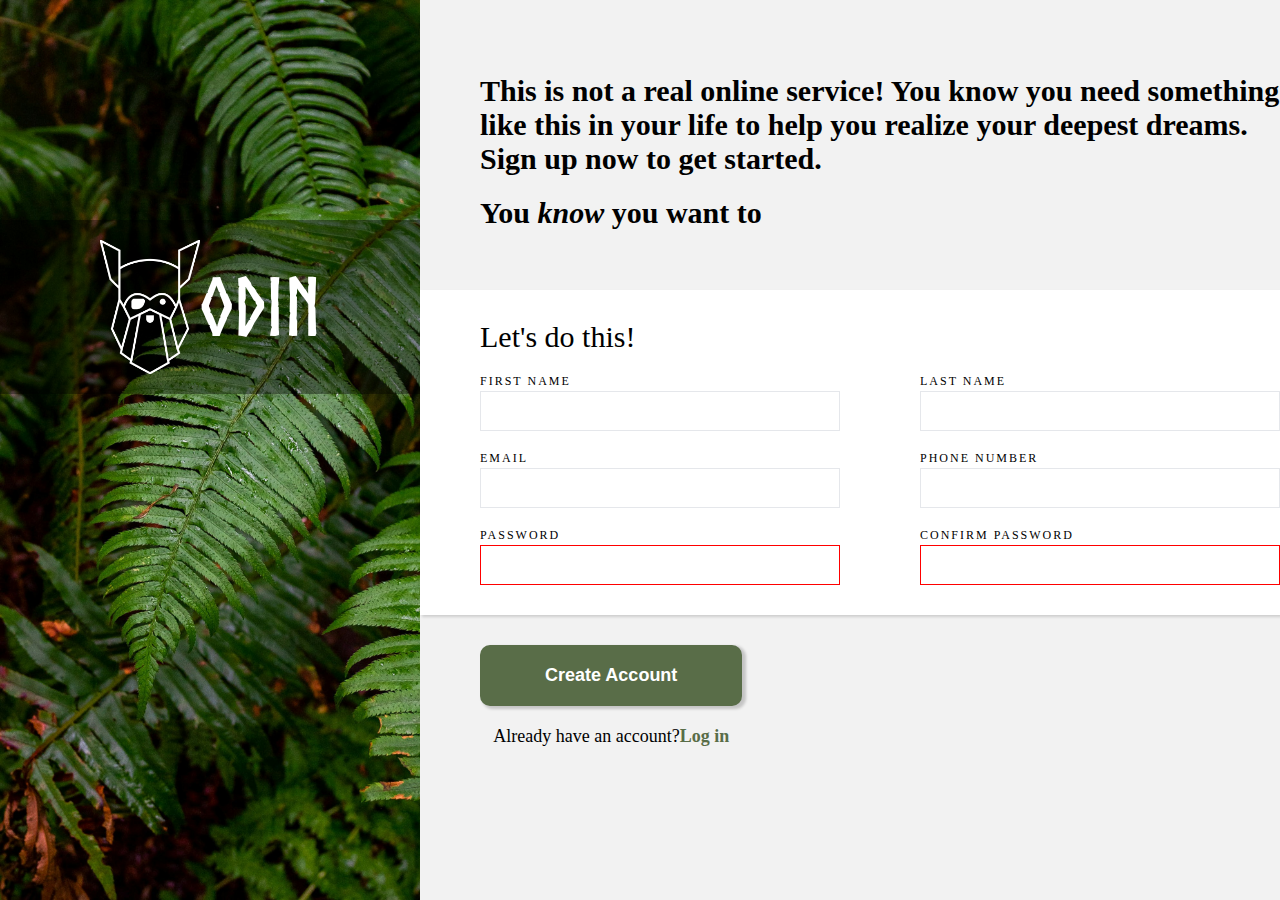
<file: index.html>
<!DOCTYPE html>
<html lang="en">
<head>
    <meta charset="UTF-8">
    <meta name="viewport" content="width=device-width, initial-scale=1.0">
    <title>Document</title>
    <link rel="stylesheet" href="./form.css">
</head>
<body>
    <main class="container">
        <aside class="sidebar">
            <div class="sidebar__logo">
                <img src="./src/odin-lined.png" alt="Odin_line">
                <h1 class="sidebar__text">Odin</h1>
            </div>
        </aside>
        <section class="form_register">
            <article>
                <p>This is not a real online service! You know you need something like this in your life to help you realize your deepest dreams. 
                    <br>Sign up now to get started.</p>
                <p>You <i>know</i> you want to</p>
            </article>
            <form>
                <fieldset>
                    <p class="form_register--title">Let's do this!</p>
                    <div class="form_register--name">
                        <div>
                            <label for="first_name">FIRST NAME</label>
                            <input type="text" name="first" id="first_name">
                        </div>
                        <div>
                            <label for="last_name">LAST NAME</label>
                            <input type="text" name="last" id="last_name">
                        </div>
                    </div>

                    <div class="form_register--information">
                        <div>
                            <label for="email">EMAIL</label>
                            <input type="email" name="email" id="email">
                        </div>
                        <div>
                            <label for="phone">PHONE NUMBER</label>
                            <input type="tel" name="last" id="phone">
                        </div>
                        
                    </div>

                    <div class="form_register--password">
                        <div>
                            <label for="pass">PASSWORD</label>
                            <input required type="password" name="password" id="pass">
                        </div>
                        <div>
                            <label for="confirm_pass">CONFIRM PASSWORD</label>
                            <input required type="password" name="confirm_pass" id="confirm_pass">
                        </div>
                    </div>
                </fieldset>
                <footer>
                    <button type="submit">Create Account</button>
                    <p>Already have an account?<span>Log in</span></p>
                </footer>
            </form>
        </section>
    </main>
</body>
</html>
</file>
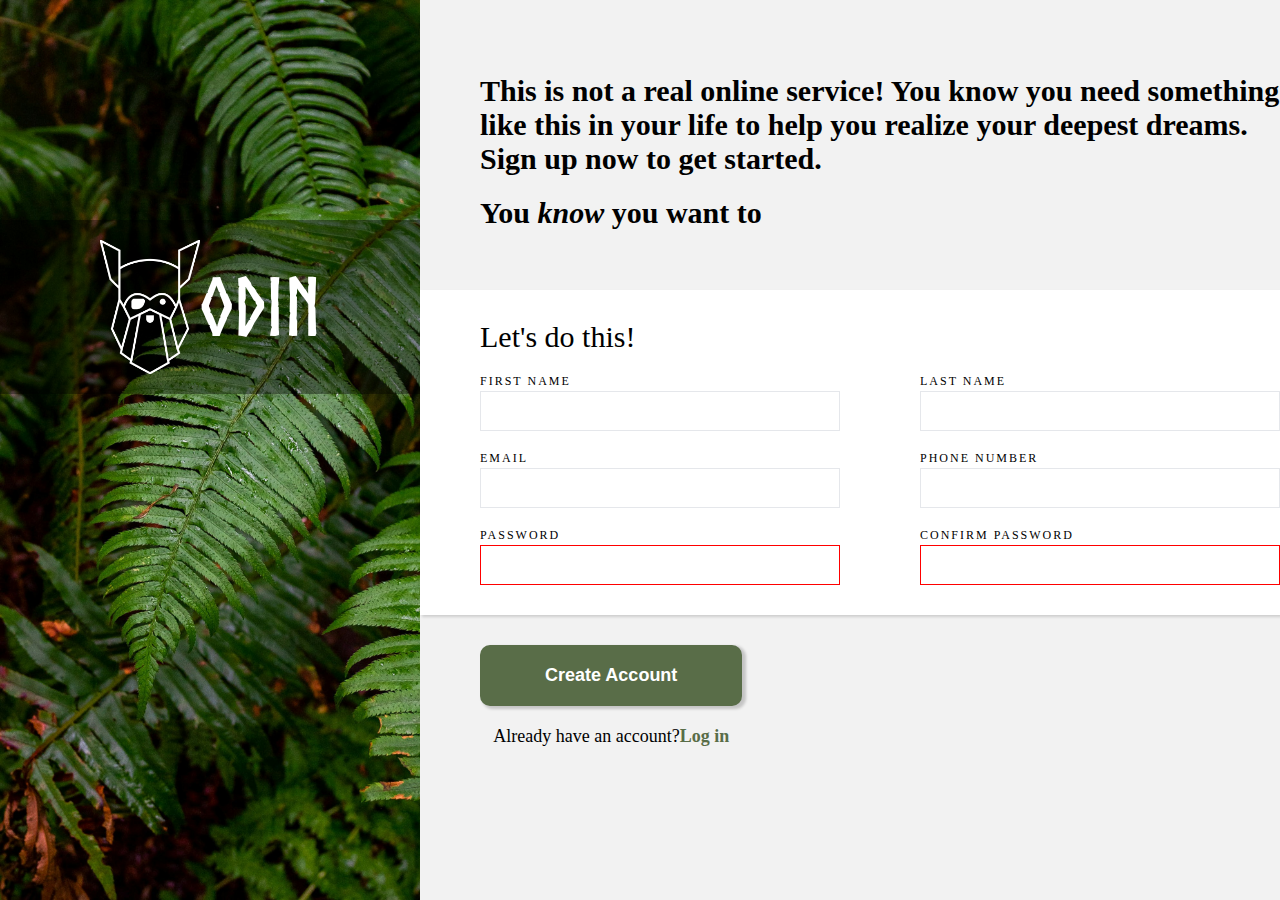
<file: form.html>
<!DOCTYPE html>
<html lang="en">
<head>
    <meta charset="UTF-8">
    <meta name="viewport" content="width=device-width, initial-scale=1.0">
    <title>Document</title>
    <link rel="stylesheet" href="./form.css">
</head>
<body>
    <main class="container">
        <aside class="sidebar">
            <div class="sidebar__logo">
                <img src="./src/odin-lined.png" alt="Odin_line">
                <h1 class="sidebar__text">Odin</h1>
            </div>
        </aside>
        <section class="form_register">
            <article>
                <p>This is not a real online service! You know you need something like this in your life to help you realize your deepest dreams. 
                    <br>Sign up now to get started.</p>
                <p>You <i>know</i> you want to</p>
            </article>
            <form>
                <fieldset>
                    <p class="form_register--title">Let's do this!</p>
                    <div class="form_register--name">
                        <div>
                            <label for="first_name">FIRST NAME</label>
                            <input type="text" name="first" id="first_name">
                        </div>
                        <div>
                            <label for="last_name">LAST NAME</label>
                            <input type="text" name="last" id="last_name">
                        </div>
                    </div>

                    <div class="form_register--information">
                        <div>
                            <label for="email">EMAIL</label>
                            <input type="email" name="email" id="email">
                        </div>
                        <div>
                            <label for="phone">PHONE NUMBER</label>
                            <input type="tel" name="last" id="phone">
                        </div>
                        
                    </div>

                    <div class="form_register--password">
                        <div>
                            <label for="pass">PASSWORD</label>
                            <input required type="password" name="password" id="pass">
                        </div>
                        <div>
                            <label for="confirm_pass">CONFIRM PASSWORD</label>
                            <input required type="password" name="confirm_pass" id="confirm_pass">
                        </div>
                    </div>
                </fieldset>
                <footer>
                    <button type="submit">Create Account</button>
                    <p>Already have an account?<span>Log in</span></p>
                </footer>
            </form>
        </section>
    </main>
</body>
</html>
</file>
<file: form.css>
@font-face {
    font-family: 'Norse Bold';
    src: url(./src/Font/Norse-Bold.otf);
}

*{
    margin: 0;
    padding: 0;
    box-sizing: border-box;
}

html{
    font-size: 62.5%;
}

/* 1rem = 16px = 100% => 10px = 62.5% => 1rem = 10px*/

.container{
    display: flex;
}

.sidebar{
    background-image: url(./src/halie-west-25xggax4bSA-unsplash.jpg);
    height: 100vh;
    flex: 0 1 35%;
    background-repeat: no-repeat;
    background-size: cover;
    padding-top: 220px;
}

.sidebar__logo{
    display: flex;
    top: 0;
    text-align: center;
    width: inherit;
    justify-content: center;
    align-items: center;
    background-color: rgba(0, 0, 0, 0.377);
    padding: 20px 0;
}

.sidebar__logo img{
    width: 100px;
}
.sidebar__text{
    font-family: "Norse Bold";
    color: white;
    font-size: 8rem;
}

.form_register{
    background-color: rgba(230, 229, 229, 0.51);
    font-size: 1.8rem;
    flex: 0 1 65%;
    display: flex;
    flex-direction: column;
    justify-content: center;
    gap: 60px;
    padding: 0 0 80px 60px;
}

form > footer {
    margin-top: 30px;
    display: inline-block;
    text-align: center;
}

form > footer button {
    border-radius: 10px;
    padding: 20px 65px;
    font-weight: 800;
    border: none;
    font-size: 1.8rem;
    background-color: #596D48;
    color: #fff;
    box-shadow: 3px 2px 3px 1px rgba(0, 0, 0, 0.187);
}

footer p {
    margin-top: 20px;
}

footer p span {
    font-weight: 600;
    color: #596D48;
}

article{
    font-weight: 800;
    font-size: 3rem;
}

article > p + p{
    margin-top: 20px;
}



.form_register--title{
    font-size: 3rem;
    margin-bottom: 20px;
}

.form_register form {
    position: relative;
}

fieldset{
    border: none;
    background-color: #fff;
    margin-left: -60px;
    padding: 30px 0 10px 60px;
    box-shadow: rgba(0, 0, 0, 0.15) 1.95px 1.95px 2.6px;
}


.form_register--name, .form_register--password, .form_register--information{
    display: flex;
    gap: 80px;
    margin-bottom: 20px;
}


label{
    display: block;
    font-size: 1.2rem;
    margin-bottom: 2px;
    letter-spacing: 0.2rem;
}

input {
    height: 40px;
    width: 360px;
    padding: 10px;
    font-size: 1.8rem;
    border: 1px solid #E5E7EB;
}

input:focus{
    box-shadow: rgba(74, 232, 164, 0.614) 1px 1px 8px 2px, inset rgba(80, 198, 245, 0.614) 1px 1px 8px 2px;
    border: rgba(98, 154, 237, 0.727);
}

input#pass:invalid, input#confirm_pass:invalid{
    border: 1px solid red;
}
</file>
